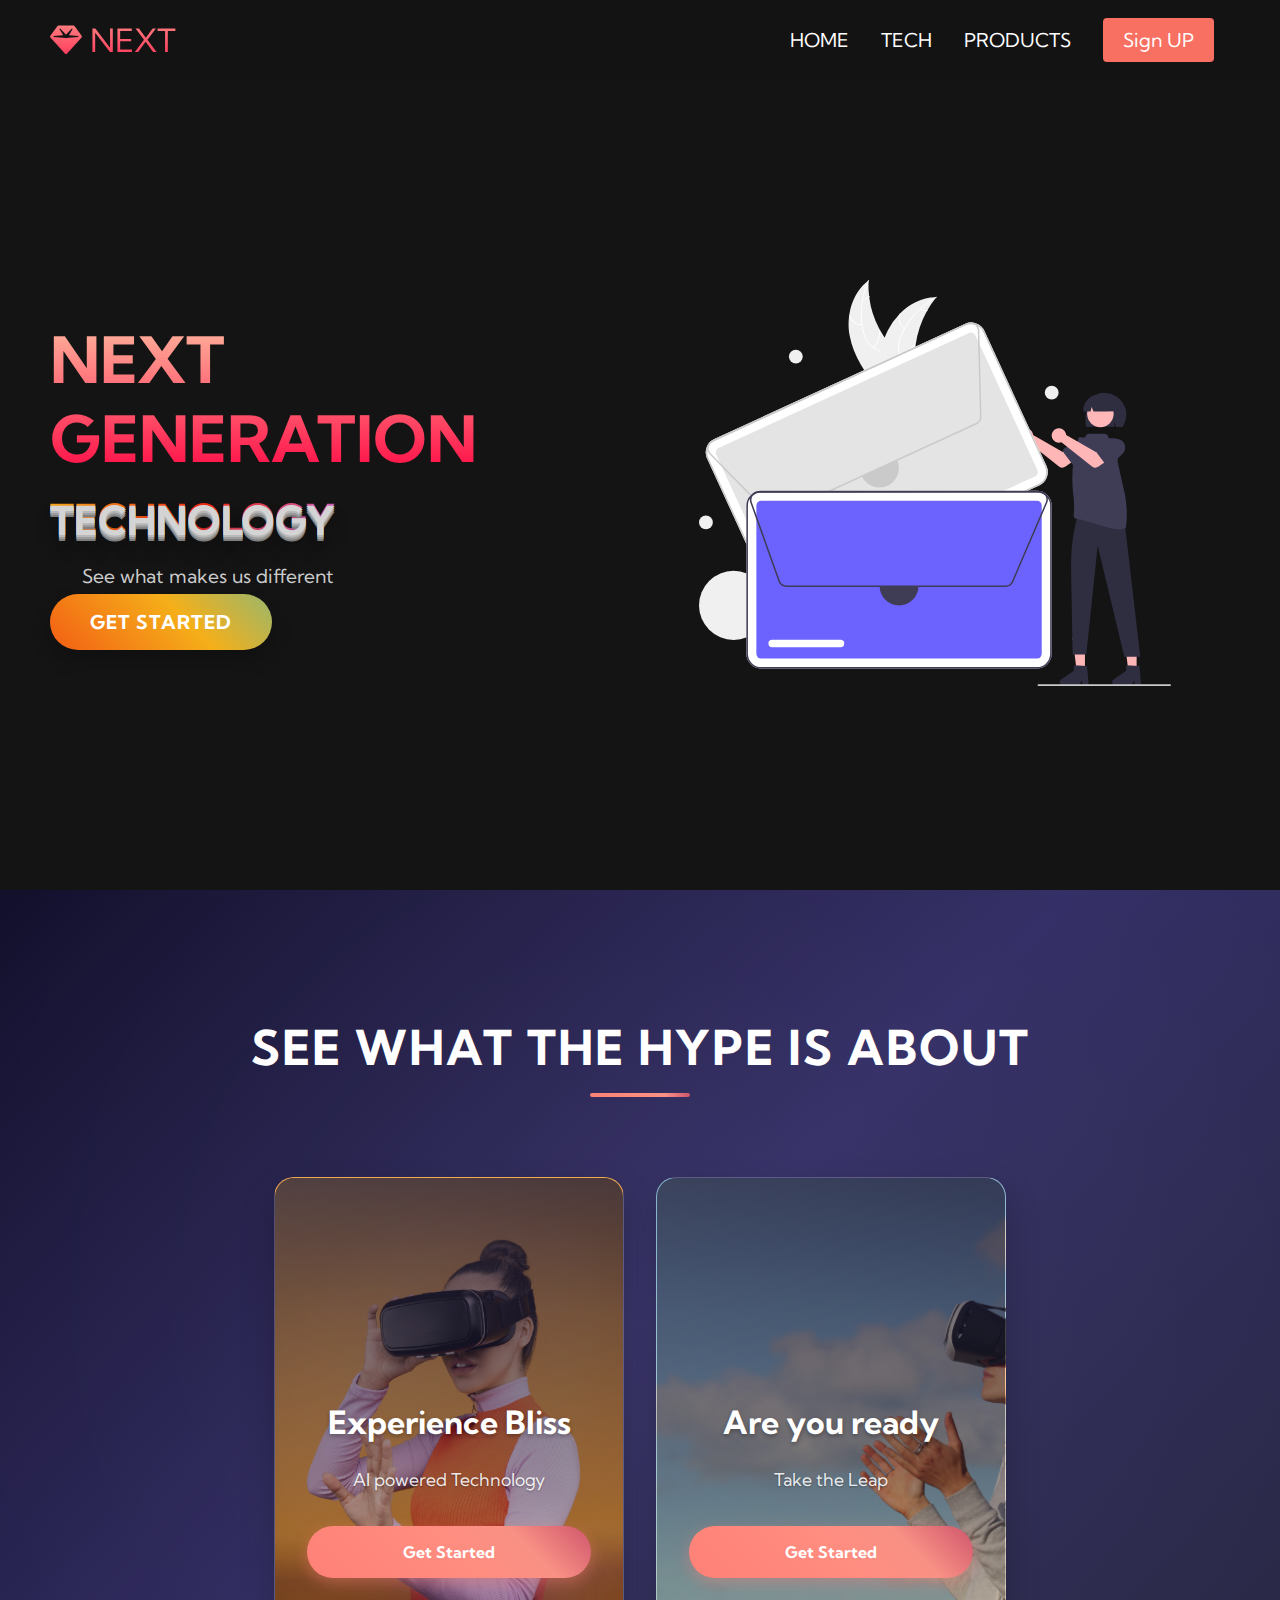
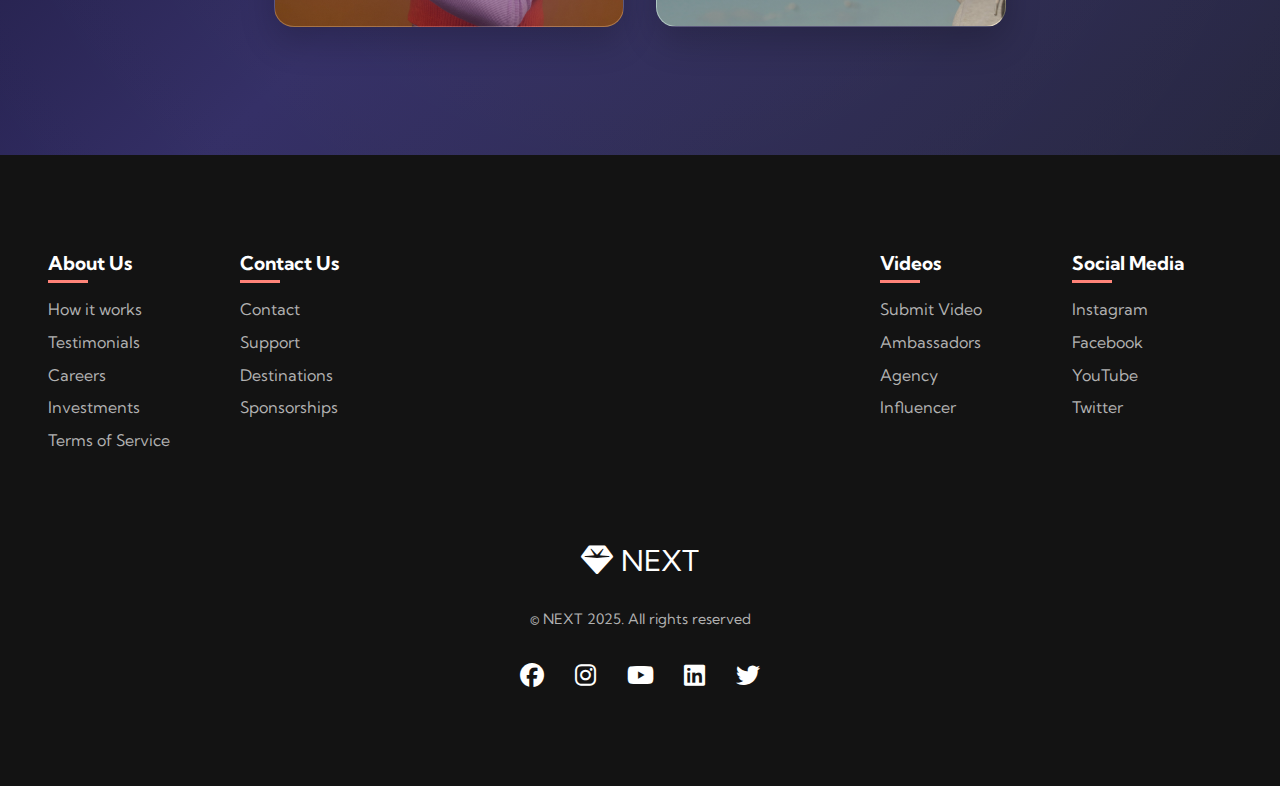
<file: index.html>
<!DOCTYPE html>
<html lang="en">
<head>
  <meta charset="UTF-8" />
  <meta name="viewport" content="width=device-width, initial-scale=1.0" />
  <title>My cool website</title>
  <link rel="preconnect" href="https://fonts.googleapis.com">
  <link rel="preconnect" href="https://fonts.gstatic.com" crossorigin>
  <link href="https://fonts.googleapis.com/css2?family=Kumbh+Sans:wght@400;700&display=swap" rel="stylesheet">
  <link rel="stylesheet" href="styles.css" />
  <link rel="stylesheet" href="https://cdnjs.cloudflare.com/ajax/libs/font-awesome/6.4.0/css/all.min.css" />
</head>

<body>

     <div id="navbar-placeholder"></div>
    
      <div class="main">
        <div class="main_container">
            <div class="main__container">  
    <div class="main__content">
        <h1>NEXT GENERATION</h1>
        <h2>TECHNOLOGY</h2>
        <p>See what makes us different</p>
        <button class="main__btn">
            <a href="/">Get Started</a>
        </button>
    </div>
    <div class="main__img--container">
        <img src="images/pic1.svg" alt="pic" id="main__img"/>
        </div>
    </div>
</div>

<div class="services">
    <h1>See what the hype is about</h1>
    <div class="service__container">
        <div class="service__card">
            <h2>Experience Bliss</h2>
            <p>AI powered Technology</p>
            <button>Get Started</button>
        </div>
        <div class="service__card">
            <h2>Are you ready</h2>
            <p>Take the Leap</p>
            <button>Get Started</button>
        </div>
    </div>
</div>

<div id="footer-placeholder"></div>

    <script src="app.js"></script>
    <script src="layout.js"></script>

</body>

</html>
</file>
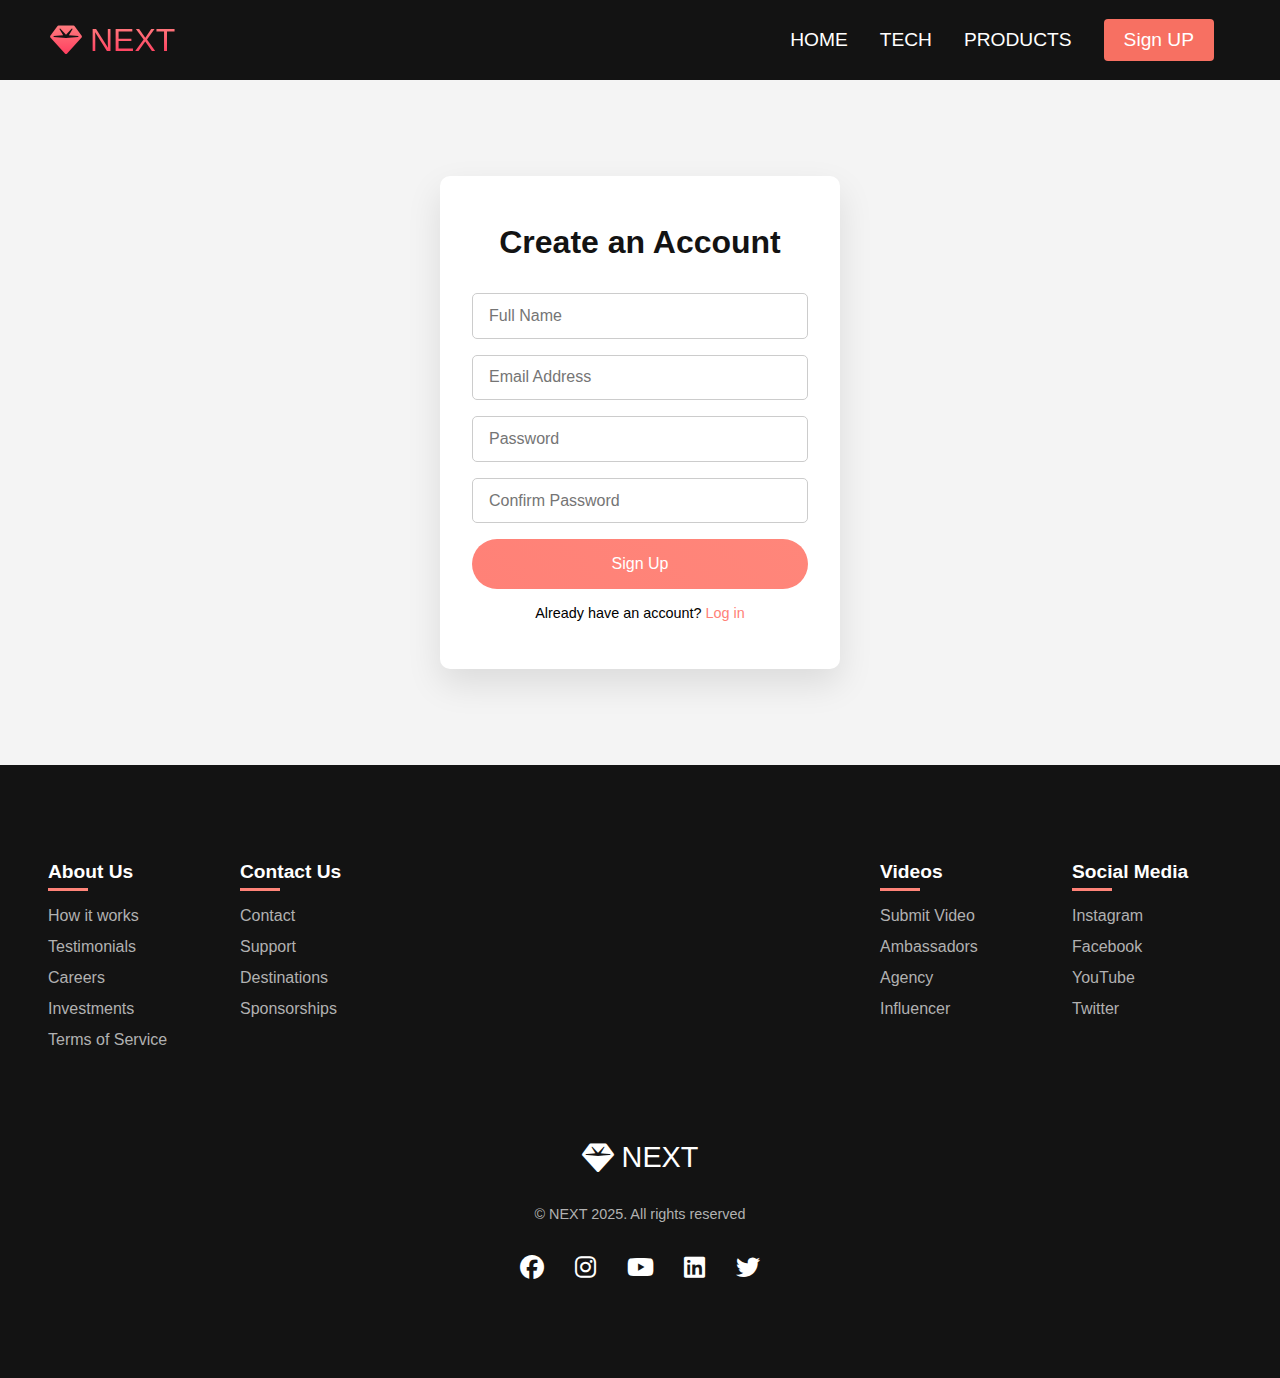
<file: signup.html>
<!DOCTYPE html>
<html lang="en">
<head>
  <meta charset="UTF-8" />
  <meta name="viewport" content="width=device-width, initial-scale=1.0"/>
  <title>Sign Up | NEXT</title>
  <link rel="stylesheet" href="styles.css" />
  <link rel="stylesheet" href="signup.css" />
  <link rel="stylesheet" href="https://cdnjs.cloudflare.com/ajax/libs/font-awesome/6.4.0/css/all.min.css" />
</head>

<body>

      <div id="navbar-placeholder"></div>

  <section class="signup-section">
    <div class="signup-container">
      <h1>Create an Account</h1>
      <form class="signup-form">
        <input type="text" name="name" placeholder="Full Name" required />
        <input type="email" name="email" placeholder="Email Address" required />
        <input type="password" name="password" placeholder="Password" required />
        <input type="password" name="confirm-password" placeholder="Confirm Password" required />
        <button type="submit" class="signup-btn">Sign Up</button>
      </form>
      <p class="login-link">Already have an account? <a href="#">Log in</a></p>
    </div>
  </section>

  <div id="footer-placeholder"></div>

  <script src="app.js"></script>
  <script src="layout.js"></script>
</body>
</html>
</file>
<file: styles.css>
*{
    box-sizing: border-box;
    margin: 0;
    padding: 0;
 font-family: 'Kumbh Sans', sans-serif;
}
.navbar{
    background: #131313;
    height: 80px;
    display: flex;
    justify-content: center;
    align-items: center;
    font-size: 1.2rem;
    position: sticky;
    top: 0;
    z-index: 999;
}
.navbar_container{
    display: flex;
    justify-content: space-between;
    height: 80px;
    z-index: 1;
    width: 100%;
    max-width: 1300px;
    margin: 0 auto;
    padding: 0 50px;
}
#navbar__logo {
  background-color: #ff8177;
  background-image: linear-gradient(to top, #ff0844 0%, #ffb199 100%);
  background-size: 100%;
  -webkit-background-clip: text;
  -moz-background-clip: text;
  -webkit-text-fill-color: transparent;
  -moz-text-fill-color: transparent;
  display: flex;
  align-items: center;
  cursor: pointer;
  text-decoration: none;
  font-size: 2rem;
}

.fa-gem {
  margin-right: 0.5rem;
  font-size: 2rem; 
}


.navbar__menu{
    display: flex;
    align-items: center;
    list-style: none;
    text-align: center;
}
.navbar_item{
    height: 80px;
}
.navbar__links{
    color: #fff;
    display: flex;
    align-items: center;
    justify-content: center;
    text-decoration: none;
    padding: 0 1rem;
    height: 100%;
}
.navbar__btn{
    display: flex;
    justify-content: center;
    align-items: center;
    padding: 0 1rem;
    width: 100%;
}
.button{
    display: flex;
    justify-content: center;
    align-items: center;
    text-decoration: none;
    padding: 10px 20px;
    height: 100%;
    width: 100%;
    border: none;
    outline: none;
    border-radius: 4px;
    background: #f77062;
    color: #fff;
}
.button:hover{
    background: #4837ff;
    transition: all 0.3s ease;
}
.navbar_links:hover{
    color:#f77062;
    transition: all 0.3 ease;
}
@media screen and (max-width: 960px) {
.navbar_container{
    display: flex;
    justify-content: space-between;
    height: 80px;
    z-index: 1;
    width: 100%;
    max-width: 1300px;
    padding: 0;
}
  .navbar__menu{
    display: grid;
    grid-template-columns: auto;
    margin: 0;
    width: 100%;
    position: absolute;
    top: -1000px;
     opacity: 0;
    transition: all 0.5s ease;
    height: 50vh;
    z-index: -1;
    background: #131313;
  }
  .navbar__menu.active{
    
    top: 100%;
    opacity: 1;
    transition: all 0.5s ease;
    z-index: 99;
    height: 50vh;
    font-size: 1.6rem;
    }
    #navbar_log{
        padding-left: 25px;
    }
    .navbar__toggle .bar{
        width:25px;
        height: 3px;
        margin: 5px auto;
        transition: all 0.3s ease-in-out;
        background: #fff;
        }
        .navbar__item{
            width: 100%;
        }
        .navbar__links {
            text-align: center;
            padding: 2rem;
            width: 100%;
            display: table;
        }
       #mobile-menu{
        position: absolute;
        top: 20%;
        right: 5%;

        transform: translate(5%, 20%);
       } 
       .navbar__btn{
        padding-bottom: 2rem;
       }
       .button{
        display: flex;
        justify-content: center;
        align-items: center;
        width: 80%;
        height: 80px;
        margin: 0;
       }
       .navbar__toggle .bar{
        display: block;
        cursor: pointer;
       }
       #mobile-menu.is-active .bar:nth-child(2){
        opacity: 0;
       }
        #mobile-menu.is-active .bar:nth-child(1){
       transform: translateY(8px) rotate(45deg);
       }
          #mobile-menu.is-active .bar:nth-child(3){
       transform: translateY(-8px) rotate(-45deg);
       }
}

/* Main Section */
.main {
  background-color: #141414;
}

.main__container {
  display: grid;
  grid-template-columns: 1fr 1fr;
  align-items: center;
  justify-self: center;
  margin: 0 auto;
  height: 90vh;
  z-index: 1;
  width: 100%;
  max-width: 1300px;
  padding: 0 50px;
}

.main__content {
  color: #fff;
  width: 100%;
}

.main__content h1 {
  font-size: 4rem;
  background-color: #ff8177;
  background-image: linear-gradient(to top, #ff0844 0%, #ffb99f 100%);
  background-size: 100%;
  -webkit-background-clip: text;
  -moz-background-clip: text;
  -webkit-text-fill-color: transparent;
  -moz-text-fill-color: transparent;
}
.main__content h2 {
  font-size: 2.5rem;
  margin: 1rem 0;
  position: relative;
  display: inline-block;
  
  color: #fff;
  background: linear-gradient(135deg, #f5af19 0%, #f12711 50%, #c471ed 100%);
  -webkit-background-clip: text;
  background-clip: text;
  -webkit-text-fill-color: transparent;
  
  text-shadow: 
    0 2px 0 #d4d4d4,
    0 4px 0 #b8b8b8,
    0 6px 0 #9c9c9c,
    0 8px 0 #808080,
    0 10px 10px rgba(0,0,0,0.2),
    0 15px 25px rgba(0,0,0,0.15);
  
  
  animation: float 3s ease-in-out infinite alternate;
}

@keyframes float {
  0% { transform: translateY(0); }
  100% { transform: translateY(-5px); }
}


.main__content p {
  font-size: 1.2rem;
  color: rgba(255,255,255,0.8);
  position: relative;
  padding-left: 2rem;
  line-height: 1.8;
}
.main__btn {
  position: relative;
  display: inline-flex;
  justify-content: center;
  align-items: center;
  padding: 1rem 2.5rem;
  background: linear-gradient(45deg, #f12711, #f5af19, #12c2e9, #c471ed);
  background-size: 300% 300%;
  border: none;
  border-radius: 50px;
  color: white;
  font-weight: 700;
  font-size: 1.2rem;
  text-transform: uppercase;
  letter-spacing: 1px;
  cursor: pointer;
  overflow: hidden;
  transition: all 0.4s ease;
  box-shadow: 0 10px 20px rgba(0,0,0,0.2);
  z-index: 1;
}

.main__btn a {
  color: white;
  text-decoration: none;
  position: relative;
  z-index: 2;
}

.main__btn:hover {
  animation: gradientBG 3s ease infinite;
  transform: translateY(-3px);
  box-shadow: 0 15px 30px rgba(0,0,0,0.3);
}


.main__btn::before {
  content: '';
  position: absolute;
  top: 0;
  left: 0;
  width: 100%;
  height: 100%;
  background: linear-gradient(45deg, #12c2e9, #c471ed, #f12711, #f5af19);
  z-index: -1;
  opacity: 0;
  transition: opacity 0.4s ease;
}

.main__btn:hover::before {
  opacity: 1;
}

@keyframes gradientBG {
  0% { background-position: 0% 50% }
  50% { background-position: 100% 50% }
  100% { background-position: 0% 50% }
}


.main__btn::after {
  content: '';
  position: absolute;
  top: -2px;
  left: -2px;
  right: -2px;
  bottom: -2px;
  background: linear-gradient(45deg, 
    #f12711, 
    #f5af19, 
    #12c2e9, 
    #c471ed);
  background-size: 400% 400%;
  z-index: -2;
  border-radius: 50px;
  opacity: 0;
  transition: opacity 0.4s ease;
}

.main__btn:hover::after {
  opacity: 1;
  animation: gradientBorder 6s linear infinite;
}

@keyframes gradientBorder {
  0% { background-position: 0% 50% }
  100% { background-position: 400% 50% }
}
.main__img--container {
  text-align: center;
}
#main__img {
  height: 80%;
  width: 80%;
}
@media screen and (max-width: 768px) {
  .navbar_container {
    padding: 0 20px;
  }

  #navbar__logo {
    font-size: 1.5rem;
  }

  .fa-gem {
    font-size: 1.5rem;
  }

  .main__container {
    grid-template-columns: 1fr;
    height: auto;
    padding: 80px 20px 40px;
    text-align: center;
  }

  .main__content h1 {
    font-size: 2.5rem;
    line-height: 1.2;
  }

  .main__content h2 {
    font-size: 1.8rem;
    margin: 0.5rem 0;
    display: inline-block;
  }

  .main__content p {
    font-size: 1.1rem;
    margin: 1rem auto 1.5rem;
    max-width: 90%;
    padding: 0.8rem;
  }

  .main__btn {
    padding: 0.8rem 1.8rem;
    font-size: 1rem;
    margin: 0 auto;
  }

  .main__img--container {
    margin-top: 2rem;
    order: -1;
  }

  #main__img {
    height: auto;
    width: 90%;
    max-width: 400px;
  }


  .main__content h2,
  .main__btn {
    animation: none; 
  }

  .main__content p::before {
    animation: none;
    background: linear-gradient(45deg, #f12711, #c471ed);
  }
}

@media screen and (max-width: 480px) {
  .main__content h1 {
    font-size: 2rem;

  }
  
  .main__content h2 {
    font-size: 1.5rem;
  }
  
  .main__btn {
    width: 100%;

  }
}


.services {
  background: linear-gradient(135deg, #0f0c29 0%, #302b63 50%, #24243e 100%);
  padding: 8rem 0;
  position: relative;
  overflow: hidden;
}

.services h1 {
  text-align: center;
  font-size: 3rem;
  margin-bottom: 5rem;
  color: #fff;
  position: relative;
  z-index: 2;
  text-transform: uppercase;
  letter-spacing: 2px;
}

.services h1::after {
  content: '';
  display: block;
  width: 100px;
  height: 4px;
  background: linear-gradient(to right, #ff8177, #ff867a, #ff8c7f, #f99185, #cf556c);
  margin: 1rem auto 0;
  border-radius: 2px;
}

.service__container {
  display: flex;
  justify-content: center;
  flex-wrap: wrap;
  gap: 2rem;
  max-width: 1200px;
  margin: 0 auto;
  padding: 0 2rem;
  position: relative;
  z-index: 2;
}

.service__card {
  position: relative;
  width: 100%;
  max-width: 350px;
  min-height: 450px;
  border-radius: 20px;
  overflow: hidden;
  display: flex;
  flex-direction: column;
  justify-content: flex-end;
  padding: 3rem 2rem;
  text-align: center;
  transition: all 0.3s ease;
  box-shadow: 0 15px 35px rgba(0, 0, 0, 0.2);
  border: 1px solid rgba(255, 255, 255, 0.2);
  background-size: cover;
  background-position: center;
  background-repeat: no-repeat;
}

.service__card:nth-child(1) {
  background-image: url('images/pic2.png');
}

.service__card:nth-child(2) {
  background-image: url('images/pic3.png');
}


.service__card::before {
  content: '';
  position: absolute;
  top: 0;
  left: 0;
  width: 100%;
  height: 100%;
  background: linear-gradient(
    to bottom, 
    rgba(15, 12, 41, 0.8) 0%, 
    rgba(15, 12, 41, 0.6) 30%,
    rgba(15, 12, 41, 0.4) 70%,
    rgba(15, 12, 41, 0.2) 100%
  );
  z-index: 1;
}

.service__card::after {
  content: '';
  position: absolute;
  top: -50%;
  left: -50%;
  width: 200%;
  height: 200%;
  background: linear-gradient(
    to bottom right,
    rgba(255, 255, 255, 0.2) 0%,
    rgba(255, 255, 255, 0) 60%
  );
  transform: rotate(30deg);
  pointer-events: none;
  z-index: 2;
}

.service__card h2 {
  font-size: 2rem;
  margin-bottom: 1.5rem;
  color: #fff;
  position: relative;
  z-index: 3;
  text-shadow: 0 2px 4px rgba(0,0,0,0.3);
}

.service__card p {
  color: rgba(255, 255, 255, 0.9);
  font-size: 1.1rem;
  margin-bottom: 2rem;
  line-height: 1.6;
  z-index: 3;
  text-shadow: 0 1px 2px rgba(0,0,0,0.3);
}


.service__card button {
  background: linear-gradient(45deg, #ff8177, #ff867a, #ff8c7f, #f99185, #cf556c);
  border: none;
  color: white;
  padding: 1rem 2rem;
  font-size: 1rem;
  font-weight: 700;
  border-radius: 50px;
  cursor: pointer;
  transition: all 0.3s ease;
  position: relative;
  overflow: hidden;
  z-index: 3;
  box-shadow: 0 5px 15px rgba(255, 130, 119, 0.4);
  border: none;
  outline: none;
}

.service__card button:hover {
  transform: translateY(-3px);
  box-shadow: 0 8px 20px rgba(255, 130, 119, 0.6);
}

.service__card:hover {
  transform: translateY(-10px);
  box-shadow: 0 25px 50px rgba(0, 0, 0, 0.3);
}

.services::before {
  content: '';
  position: absolute;
  top: -50%;
  left: -50%;
  width: 200%;
  height: 200%;
  background: radial-gradient(circle, rgba(255,255,255,0.05) 0%, rgba(255,255,255,0) 70%);
  animation: rotate 30s linear infinite;
  z-index: 1;
}

@keyframes rotate {
  0% { transform: rotate(0deg); }
  100% { transform: rotate(360deg); }
}

@media screen and (max-width: 1024px) {
  .service__card {
    min-height: 400px;
    background-size: contain;
    background-position: center 70%;
  }
}

@media screen and (max-width: 768px) {
  .services {
    padding: 5rem 0;
  }
  
  .services h1 {
    font-size: 2.2rem;
    margin-bottom: 3rem;
  }
  
  .service__card {
    max-width: 100%;
    min-height: 350px;
    padding: 2rem 1.5rem;
    background-size: 80%;
    background-position: center 75%;
  }
  
  .service__card h2 {
    font-size: 1.8rem;
  }
  
  .service__card p {
    font-size: 1rem;
  }
}

@media screen and (max-width: 480px) {
  .services h1 {
    font-size: 1.8rem;
  }
  
  .service__card {
    min-height: 300px;
    padding: 1.5rem 1rem;
    background-size: 90%;
    background-position: center 80%;
  }
  
  .service__card h2 {
    font-size: 1.5rem;
  }
  
  .service__card button {
    padding: 0.8rem 1.5rem;
  }
}
/* Footer Styles */
.footer {
  background-color: #131313;
  padding: 5rem 0;
}

.footer__container {
  max-width: 1300px;
  margin: auto;
  padding: 0 2rem;
  display: flex;
  flex-direction: column;
}

.footer__links {
  display: flex;
  justify-content: space-between;
  flex-wrap: wrap;
  margin-bottom: 3rem;
}

.footer__link--wrapper {
  display: flex;
}

.footer__link--items {
  display: flex;
  flex-direction: column;
  margin: 1rem;
  text-align: left;
  width: 160px;
}

.footer__link--items h2 {
  color: #fff;
  margin-bottom: 1.5rem;
  font-size: 1.2rem;
  position: relative;
}

.footer__link--items h2::after {
  content: '';
  position: absolute;
  bottom: -8px;
  left: 0;
  width: 40px;
  height: 3px;
  background: linear-gradient(to right, #ff8177, #ff867a);
}

.footer__link--items a {
  color: #b1b1b1;
  text-decoration: none;
  margin-bottom: 0.8rem;
  font-size: 1rem;
  transition: all 0.3s ease;
}

.footer__link--items a:hover {
  color: #ff8177;
  padding-left: 5px;
}

#footer__logo {
  color: #fff;
  display: flex;
  align-items: center;
  text-decoration: none;
  font-size: 1.8rem;
  margin-bottom: 1rem;
}

.social__media {
  width: 100%;
}

.social__media--wrap {
  display: flex;
  justify-content: space-between;
  align-items: center;
  max-width: 1300px;
  margin: 0 auto;
  padding: 1rem 0;
  flex-direction: column;
}

.social__icons {
  display: flex;
  justify-content: space-between;
  align-items: center;
  width: 240px;
  margin-top: 1rem;
}

.social__icon--link {
  color: #fff;
  font-size: 1.5rem;
  transition: all 0.3s ease;
}

.social__icon--link:hover {
  color: #ff8177;
  transform: translateY(-3px);
}

.website__rights {
  color: #b1b1b1;
  font-size: 0.9rem;
  margin: 1rem 0;
}


@media screen and (max-width: 820px) {
  .footer__links {
    flex-direction: column;
  }

  .footer__link--wrapper {
    flex-direction: column;
  }

  .footer__link--items {
    margin: 1rem 0;
    width: 100%;
  }

  .social__media--wrap {
    flex-direction: column;
  }
}

@media screen and (max-width: 480px) {
  .footer__link--items {
    width: 100%;
  }
}
</file>
<file: signup.css>
.signup-section {
  padding: 6rem 0;
  background: #f4f4f4;
  display: flex;
  justify-content: center;
  align-items: center;
}

.signup-container {
  background: white;
  padding: 3rem 2rem;
  border-radius: 10px;
  box-shadow: 0 15px 35px rgba(0,0,0,0.1);
  width: 100%;
  max-width: 400px;
  text-align: center;
}

.signup-container h1 {
  margin-bottom: 2rem;
  font-size: 2rem;
  color: #131313;
}

.signup-form {
  display: flex;
  flex-direction: column;
  gap: 1rem;
}

.signup-form input {
  padding: 0.8rem 1rem;
  border-radius: 5px;
  border: 1px solid #ccc;
  font-size: 1rem;
}

.signup-btn {
  background: linear-gradient(45deg, #ff8177, #ff867a);
  color: white;
  border: none;
  padding: 1rem;
  font-size: 1rem;
  border-radius: 50px;
  cursor: pointer;
  transition: background 0.3s ease;
}

.signup-btn:hover {
  background: linear-gradient(45deg, #ff867a, #ff8c7f);
}

.login-link {
  margin-top: 1rem;
  font-size: 0.9rem;
}

.login-link a {
  color: #ff8177;
  text-decoration: none;
}

.login-link a:hover {
  text-decoration: underline;
}
</file>
